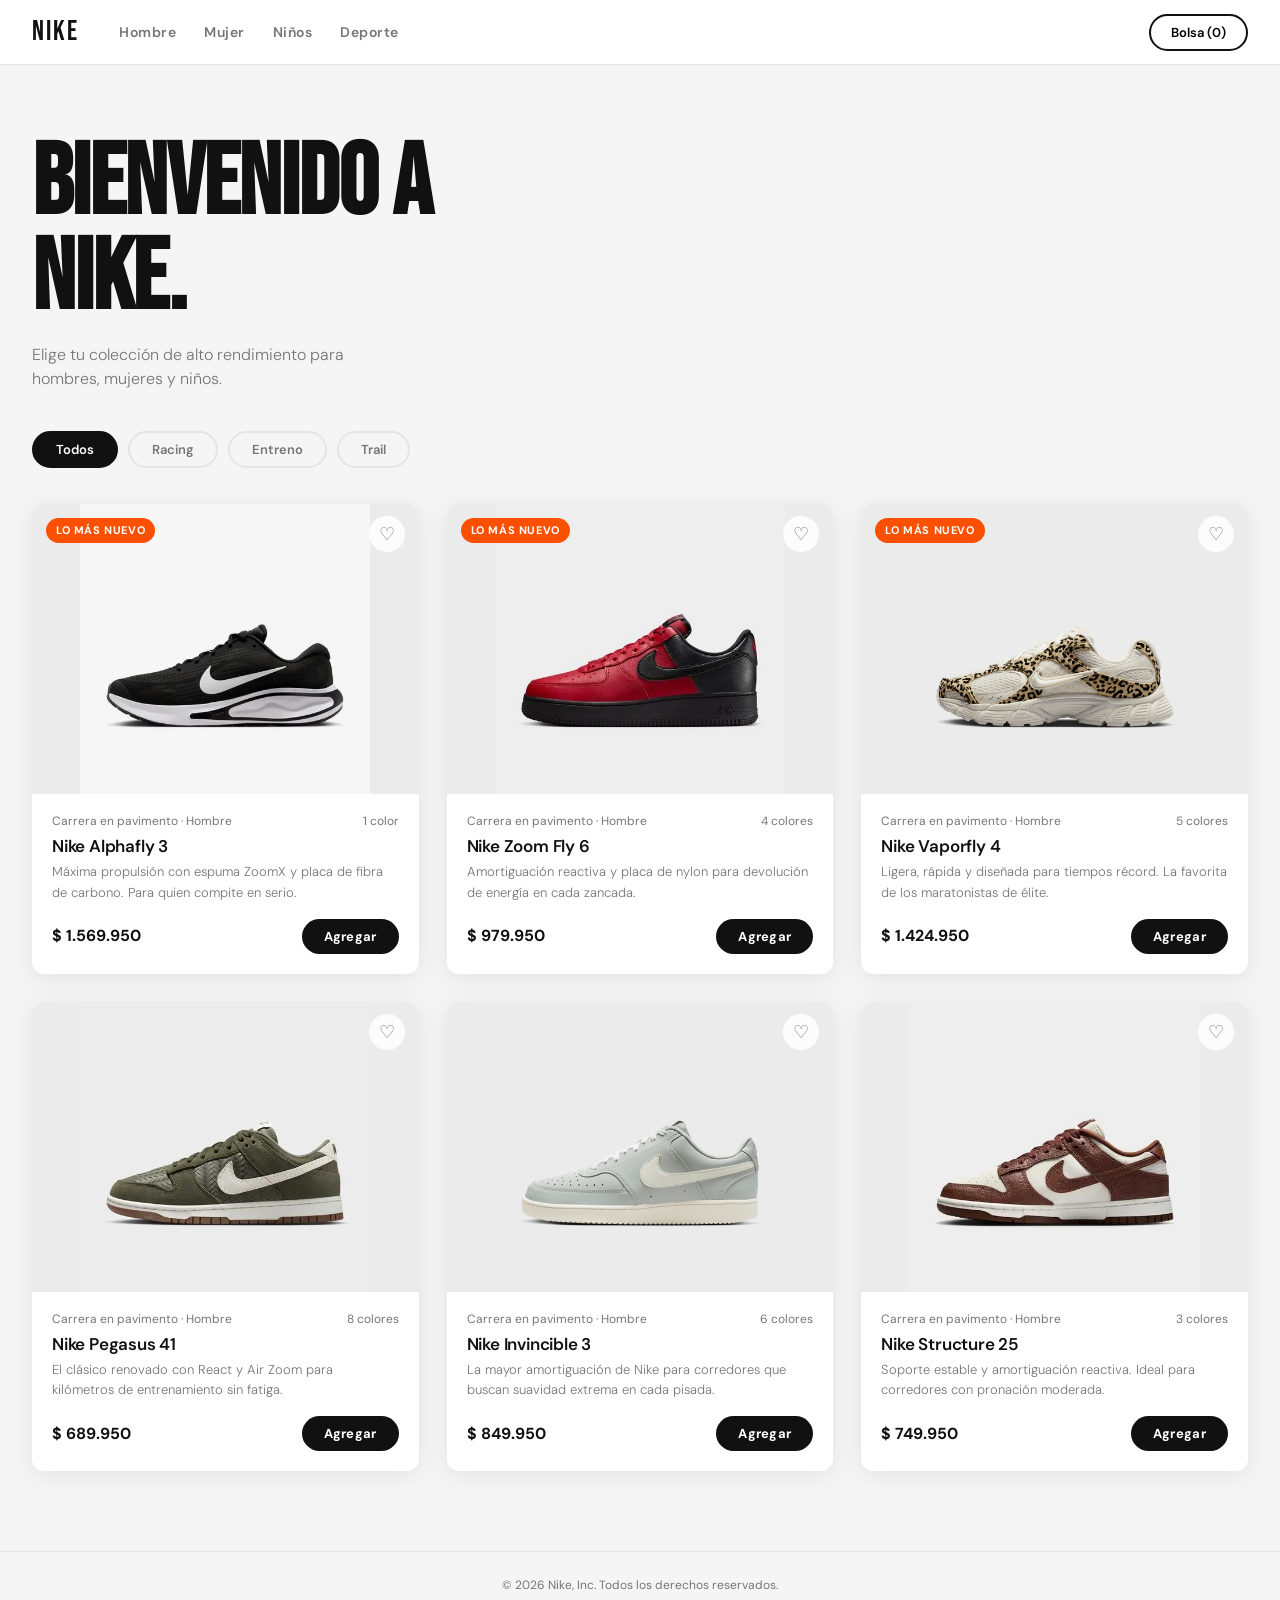
<file: index.html>
<!DOCTYPE html>
<html lang="es">
<head>
  <meta charset="UTF-8" />
  <meta name="viewport" content="width=device-width, initial-scale=1.0"/>
  <title>Nike Running — Catálogo</title>
  <link rel="stylesheet" href="/static/CSS/style.css" />
  <link href="https://fonts.googleapis.com/css2?family=Bebas+Neue&family=DM+Sans:ital,wght@0,300;0,400;0,600;1,300&display=swap" rel="stylesheet"/>
</head>
<body>

  <header class="site-header">
    <div class="header-inner">
      <span class="brand-logo"><a href="index.html">NIKE</a></span>
      <nav class="header-nav">
        <a href="/templates/Hombre.html">Hombre</a>
        <a href="/templates/Mujer.html">Mujer</a>
        <a href="/templates/Niños.html">Niños</a>
        <a href="/templates/Deporte.html">Deporte</a>
      </nav>
      <button class="cart-btn">Bolsa (0)</button>
    </div>
  </header>

  <section class="hero">
    <h1 class="hero-title">Bienvenido a<br/>Nike.</h1>
    <p class="hero-sub">Elige tu colección de alto rendimiento para hombres, mujeres y niños.</p>
  </section>


  <div class="filters">
    <button class="filter-btn active">Todos</button>
    <button class="filter-btn">Racing</button>
    <button class="filter-btn">Entreno</button>
    <button class="filter-btn">Trail</button>
  </div>

 
  <main class="catalog">

    
    <article class="card">
      
      <div class="card-image"
           style="background-image: url(/static/Images/Zapato1.png);">
        <span class="badge-new">Lo más nuevo</span>
        <button class="wishlist-btn" title="Guardar">♡</button>
      </div>
      <div class="card-body">
        <div class="card-meta">
          <span class="card-category">Carrera en pavimento · Hombre</span>
          <span class="card-colors">1 color</span>
        </div>
        <h2 class="card-name">Nike Alphafly 3</h2>
        <p class="card-desc">Máxima propulsión con espuma ZoomX y placa de fibra de carbono. Para quien compite en serio.</p>
        <div class="card-footer">
          <span class="card-price">$ 1.569.950</span>
          <button class="add-btn">Agregar</button>
        </div>
      </div>
    </article>

   
    <article class="card">
      <div class="card-image"
           style="background-image: url('/static/Images/Z2.png');">
        <span class="badge-new">Lo más nuevo</span>
        <button class="wishlist-btn" title="Guardar">♡</button>
      </div>
      <div class="card-body">
        <div class="card-meta">
          <span class="card-category">Carrera en pavimento · Hombre</span>
          <span class="card-colors">4 colores</span>
        </div>
        <h2 class="card-name">Nike Zoom Fly 6</h2>
        <p class="card-desc">Amortiguación reactiva y placa de nylon para devolución de energía en cada zancada.</p>
        <div class="card-footer">
          <span class="card-price">$ 979.950</span>
          <button class="add-btn">Agregar</button>
        </div>
      </div>
    </article>

    
    <article class="card">
      <div class="card-image"
           style="background-image: url('/static/Images/Z3.png');">
        <span class="badge-new">Lo más nuevo</span>
        <button class="wishlist-btn" title="Guardar">♡</button>
      </div>
      <div class="card-body">
        <div class="card-meta">
          <span class="card-category">Carrera en pavimento · Hombre</span>
          <span class="card-colors">5 colores</span>
        </div>
        <h2 class="card-name">Nike Vaporfly 4</h2>
        <p class="card-desc">Ligera, rápida y diseñada para tiempos récord. La favorita de los maratonistas de élite.</p>
        <div class="card-footer">
          <span class="card-price">$ 1.424.950</span>
          <button class="add-btn">Agregar</button>
        </div>
      </div>
    </article>

    
    <article class="card">
      <div class="card-image"
           style="background-image: url(/static/Images/Z4.png);">
        <button class="wishlist-btn" title="Guardar">♡</button>
      </div>
      <div class="card-body">
        <div class="card-meta">
          <span class="card-category">Carrera en pavimento · Hombre</span>
          <span class="card-colors">8 colores</span>
        </div>
        <h2 class="card-name">Nike Pegasus 41</h2>
        <p class="card-desc">El clásico renovado con React y Air Zoom para kilómetros de entrenamiento sin fatiga.</p>
        <div class="card-footer">
          <span class="card-price">$ 689.950</span>
          <button class="add-btn">Agregar</button>
        </div>
      </div>
    </article>

   
    <article class="card">
      <div class="card-image"
           style="background-image: url(/static/Images/Z5.png);">
        <button class="wishlist-btn" title="Guardar">♡</button>
      </div>
      <div class="card-body">
        <div class="card-meta">
          <span class="card-category">Carrera en pavimento · Hombre</span>
          <span class="card-colors">6 colores</span>
        </div>
        <h2 class="card-name">Nike Invincible 3</h2>
        <p class="card-desc">La mayor amortiguación de Nike para corredores que buscan suavidad extrema en cada pisada.</p>
        <div class="card-footer">
          <span class="card-price">$ 849.950</span>
          <button class="add-btn">Agregar</button>
        </div>
      </div>
    </article>

    
    <article class="card">
      <div class="card-image"
           style="background-image: url(/static/Images/Z6.png);">
        <button class="wishlist-btn" title="Guardar">♡</button>
      </div>
      <div class="card-body">
        <div class="card-meta">
          <span class="card-category">Carrera en pavimento · Hombre</span>
          <span class="card-colors">3 colores</span>
        </div>
        <h2 class="card-name">Nike Structure 25</h2>
        <p class="card-desc">Soporte estable y amortiguación reactiva. Ideal para corredores con pronación moderada.</p>
        <div class="card-footer">
          <span class="card-price">$ 749.950</span>
          <button class="add-btn">Agregar</button>
        </div>
      </div>
    </article>

  </main>


  <footer class="site-footer">
    <p>© 2026 Nike, Inc. Todos los derechos reservados.</p>
  </footer>

</body>
</html>
</file>
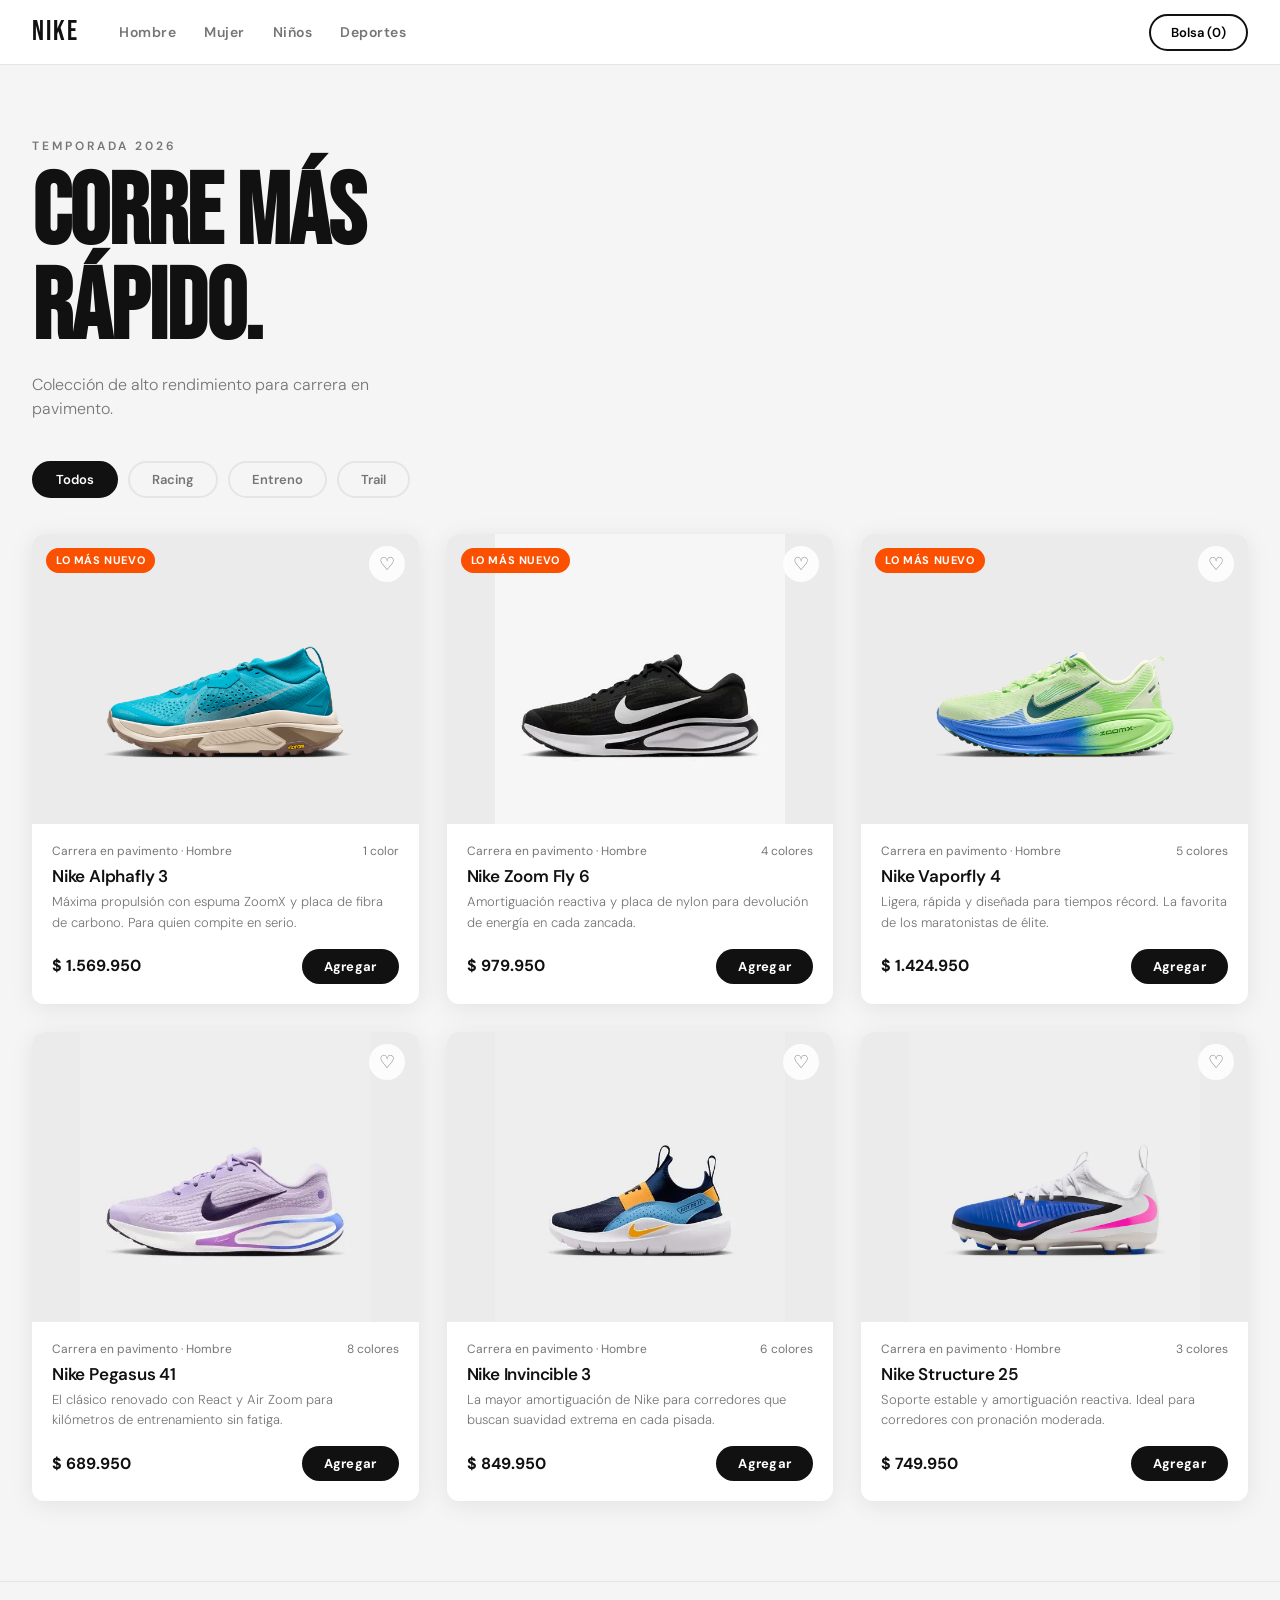
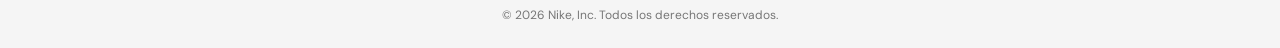
<file: templates/Deporte.html>
<!DOCTYPE html>
<html lang="en">
<head>
    <meta charset="UTF-8">
    <meta name="viewport" content="width=device-width, initial-scale=1.0">
    <link rel="stylesheet" href="../static/CSS/style.css">
    <link rel="stylesheet" href="../static/CSS/catalogo.css">
    <link href="https://fonts.googleapis.com/css2?family=Bebas+Neue&family=DM+Sans:ital,wght@0,300;0,400;0,600;1,300&display=swap" rel="stylesheet"/>
    <title></title>
</head>
<body>

  <header class="site-header">
    <div class="header-inner">
      <span class="brand-logo"><a href="../index.html">NIKE</a></span>
      <nav class="header-nav">
        <a href="/templates/Hombre.html">Hombre</a>
        <a href="/templates/Mujer.html">Mujer</a>
        <a href="/templates/Niños.html">Niños</a>
        <a href="/templates/Deporte.html">Deportes</a>
      </nav>
      <button class="cart-btn">Bolsa (0)</button>
    </div>
  </header>
    
    <main>

        <section class="hero">
    <p class="hero-eyebrow">Temporada 2026</p>
    <h1 class="hero-title">Corre más<br/>rápido.</h1>
    <p class="hero-sub">Colección de alto rendimiento para carrera en pavimento.</p>
  </section>

  
  <div class="filters">
    <button class="filter-btn active">Todos</button>
    <button class="filter-btn">Racing</button>
    <button class="filter-btn">Entreno</button>
    <button class="filter-btn">Trail</button>
  </div>

  
  <main class="catalog">

    
    <article class="card">
      
      <div class="card-image"
           style="background-image: url(/static/Images/Z8.png)">
        <span class="badge-new">Lo más nuevo</span>
        <button class="wishlist-btn" title="Guardar">♡</button>
      </div>
      <div class="card-body">
        <div class="card-meta">
          <span class="card-category">Carrera en pavimento · Hombre</span>
          <span class="card-colors">1 color</span>
        </div>
        <h2 class="card-name">Nike Alphafly 3</h2>
        <p class="card-desc">Máxima propulsión con espuma ZoomX y placa de fibra de carbono. Para quien compite en serio.</p>
        <div class="card-footer">
          <span class="card-price">$ 1.569.950</span>
          <button class="add-btn">Agregar</button>
        </div>
      </div>
    </article>

    
    <article class="card">
      <div class="card-image"
           style="background-image: url(/static/Images/Zapato1.png);">
        <span class="badge-new">Lo más nuevo</span>
        <button class="wishlist-btn" title="Guardar">♡</button>
      </div>
      <div class="card-body">
        <div class="card-meta">
          <span class="card-category">Carrera en pavimento · Hombre</span>
          <span class="card-colors">4 colores</span>
        </div>
        <h2 class="card-name">Nike Zoom Fly 6</h2>
        <p class="card-desc">Amortiguación reactiva y placa de nylon para devolución de energía en cada zancada.</p>
        <div class="card-footer">
          <span class="card-price">$ 979.950</span>
          <button class="add-btn">Agregar</button>
        </div>
      </div>
    </article>

    
    <article class="card">
      <div class="card-image"
           style="background-image: url(/static/Images/Z7.png);">
        <span class="badge-new">Lo más nuevo</span>
        <button class="wishlist-btn" title="Guardar">♡</button>
      </div>
      <div class="card-body">
        <div class="card-meta">
          <span class="card-category">Carrera en pavimento · Hombre</span>
          <span class="card-colors">5 colores</span>
        </div>
        <h2 class="card-name">Nike Vaporfly 4</h2>
        <p class="card-desc">Ligera, rápida y diseñada para tiempos récord. La favorita de los maratonistas de élite.</p>
        <div class="card-footer">
          <span class="card-price">$ 1.424.950</span>
          <button class="add-btn">Agregar</button>
        </div>
      </div>
    </article>

    
    <article class="card">
      <div class="card-image"
           style="background-image: url(/static/Images/Z9.png);">
        <button class="wishlist-btn" title="Guardar">♡</button>
      </div>
      <div class="card-body">
        <div class="card-meta">
          <span class="card-category">Carrera en pavimento · Hombre</span>
          <span class="card-colors">8 colores</span>
        </div>
        <h2 class="card-name">Nike Pegasus 41</h2>
        <p class="card-desc">El clásico renovado con React y Air Zoom para kilómetros de entrenamiento sin fatiga.</p>
        <div class="card-footer">
          <span class="card-price">$ 689.950</span>
          <button class="add-btn">Agregar</button>
        </div>
      </div>
    </article>

    
    <article class="card">
      <div class="card-image"
           style="background-image: url(/static/Images/Z10.png);">
        <button class="wishlist-btn" title="Guardar">♡</button>
      </div>
      <div class="card-body">
        <div class="card-meta">
          <span class="card-category">Carrera en pavimento · Hombre</span>
          <span class="card-colors">6 colores</span>
        </div>
        <h2 class="card-name">Nike Invincible 3</h2>
        <p class="card-desc">La mayor amortiguación de Nike para corredores que buscan suavidad extrema en cada pisada.</p>
        <div class="card-footer">
          <span class="card-price">$ 849.950</span>
          <button class="add-btn">Agregar</button>
        </div>
      </div>
    </article>

    
    <article class="card">
      <div class="card-image"
           style="background-image: url(/static/Images/Z11.png);">
        <button class="wishlist-btn" title="Guardar">♡</button>
      </div>
      <div class="card-body">
        <div class="card-meta">
          <span class="card-category">Carrera en pavimento · Hombre</span>
          <span class="card-colors">3 colores</span>
        </div>
        <h2 class="card-name">Nike Structure 25</h2>
        <p class="card-desc">Soporte estable y amortiguación reactiva. Ideal para corredores con pronación moderada.</p>
        <div class="card-footer">
          <span class="card-price">$ 749.950</span>
          <button class="add-btn">Agregar</button>
        </div>
      </div>
    </article>

  </main>

 
  <footer class="site-footer">
    <p>© 2026 Nike, Inc. Todos los derechos reservados.</p>
  </footer>

</body>
</html>
</file>
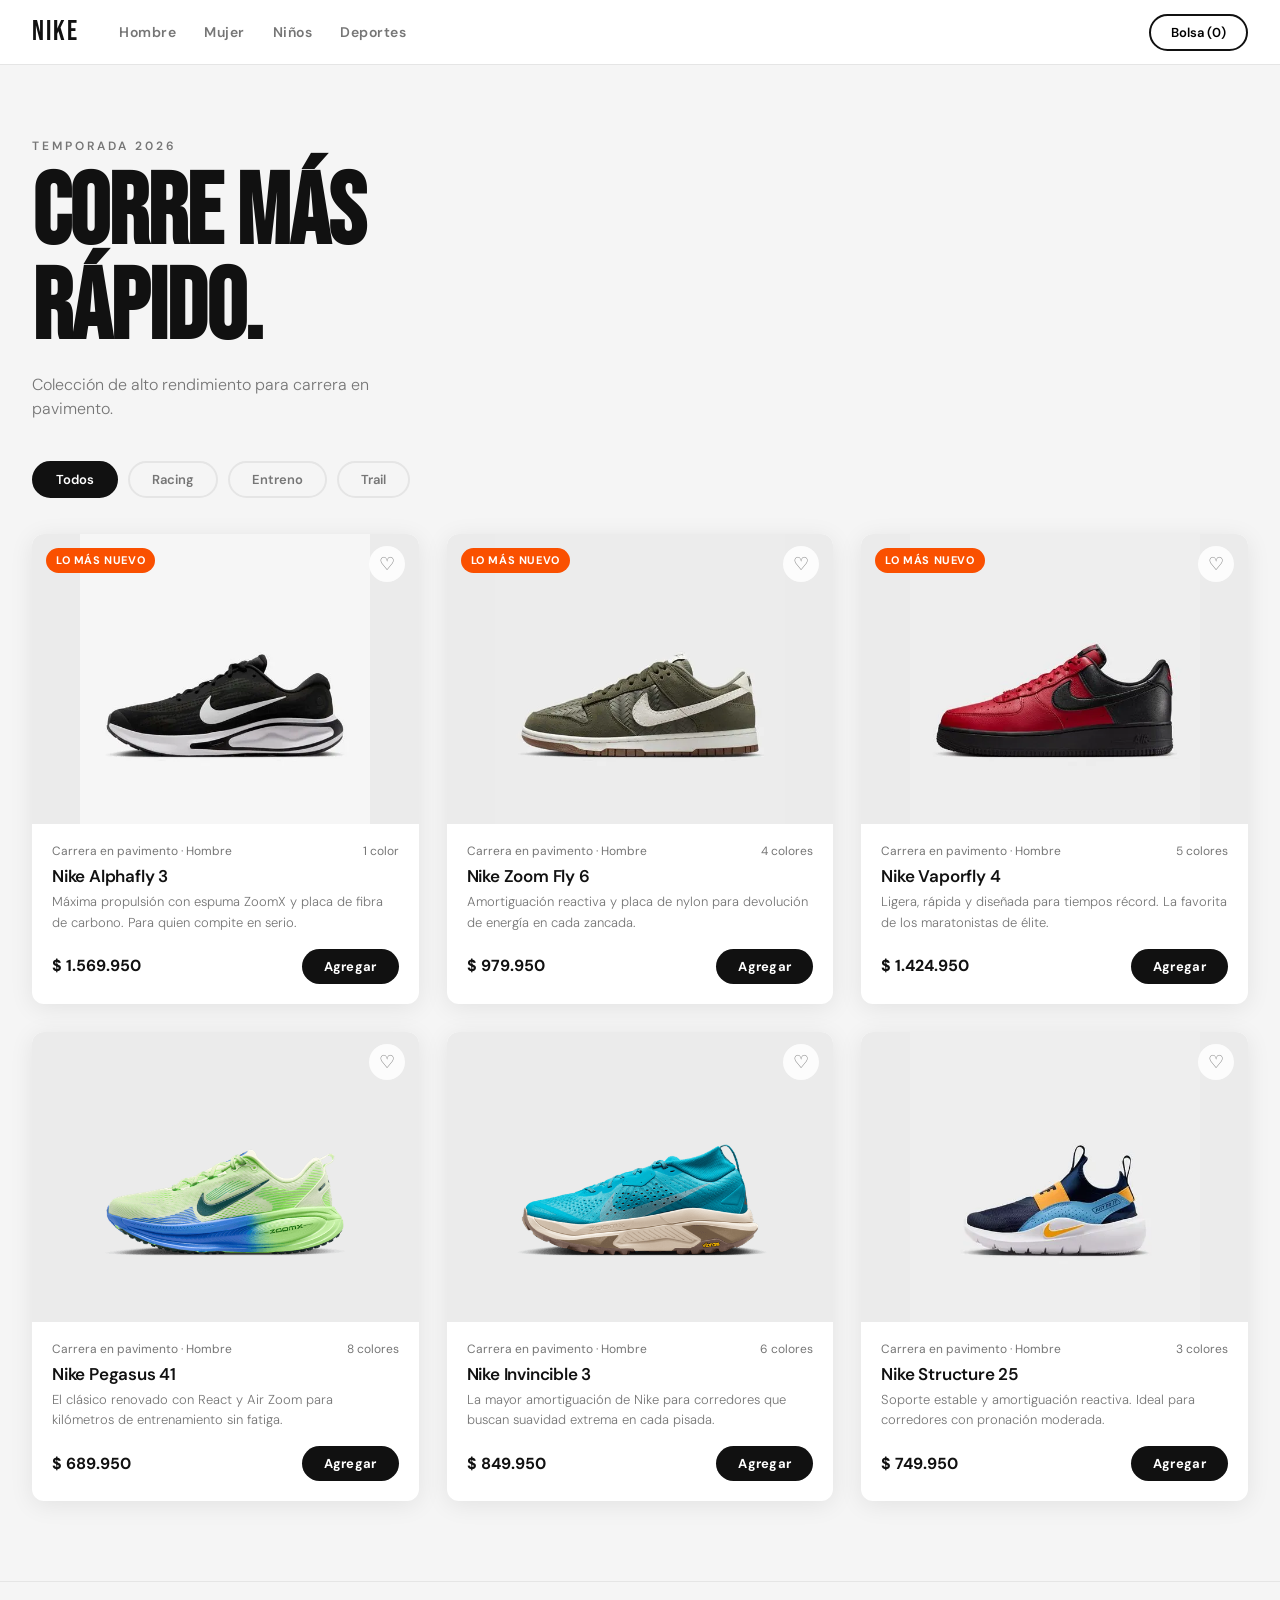
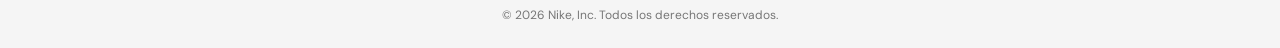
<file: templates/Hombre.html>
<!DOCTYPE html>
<html lang="en">
<head>
    <meta charset="UTF-8">
    <meta name="viewport" content="width=device-width, initial-scale=1.0">
    <link rel="stylesheet" href="../static/CSS/style.css">
    <link rel="stylesheet" href="../static/CSS/catalogo.css">
    <link href="https://fonts.googleapis.com/css2?family=Bebas+Neue&family=DM+Sans:ital,wght@0,300;0,400;0,600;1,300&display=swap" rel="stylesheet"/>
    <title></title>
</head>
<body>

  <header class="site-header">
    <div class="header-inner">
      <span class="brand-logo"><a href="../index.html">NIKE</a></span>
      <nav class="header-nav">
        <a href="Hombre.html">Hombre</a>
        <a href="Mujer.html">Mujer</a>
        <a href="Niños.html">Niños</a>
        <a href="Deporte.html">Deportes</a>
      </nav>
      <button class="cart-btn">Bolsa (0)</button>
    </div>
  </header>
    
    <main>

        <section class="hero">
    <p class="hero-eyebrow">Temporada 2026</p>
    <h1 class="hero-title">Corre más<br/>rápido.</h1>
    <p class="hero-sub">Colección de alto rendimiento para carrera en pavimento.</p>
  </section>


  <div class="filters">
    <button class="filter-btn active">Todos</button>
    <button class="filter-btn">Racing</button>
    <button class="filter-btn">Entreno</button>
    <button class="filter-btn">Trail</button>
  </div>

  <main class="catalog">


    <article class="card">

      <div class="card-image"
           style="background-image: url(/static/Images/Zapato1.png);">
        <span class="badge-new">Lo más nuevo</span>
        <button class="wishlist-btn" title="Guardar">♡</button>
      </div>
      <div class="card-body">
        <div class="card-meta">
          <span class="card-category">Carrera en pavimento · Hombre</span>
          <span class="card-colors">1 color</span>
        </div>
        <h2 class="card-name">Nike Alphafly 3</h2>
        <p class="card-desc">Máxima propulsión con espuma ZoomX y placa de fibra de carbono. Para quien compite en serio.</p>
        <div class="card-footer">
          <span class="card-price">$ 1.569.950</span>
          <button class="add-btn">Agregar</button>
        </div>
      </div>
    </article>

   
    <article class="card">
      <div class="card-image"
           style="background-image: url(/static/Images/Z4.png);">
        <span class="badge-new">Lo más nuevo</span>
        <button class="wishlist-btn" title="Guardar">♡</button>
      </div>
      <div class="card-body">
        <div class="card-meta">
          <span class="card-category">Carrera en pavimento · Hombre</span>
          <span class="card-colors">4 colores</span>
        </div>
        <h2 class="card-name">Nike Zoom Fly 6</h2>
        <p class="card-desc">Amortiguación reactiva y placa de nylon para devolución de energía en cada zancada.</p>
        <div class="card-footer">
          <span class="card-price">$ 979.950</span>
          <button class="add-btn">Agregar</button>
        </div>
      </div>
    </article>

    
    <article class="card">
      <div class="card-image"
           style="background-image: url(/static/Images/Z2.png);">
        <span class="badge-new">Lo más nuevo</span>
        <button class="wishlist-btn" title="Guardar">♡</button>
      </div>
      <div class="card-body">
        <div class="card-meta">
          <span class="card-category">Carrera en pavimento · Hombre</span>
          <span class="card-colors">5 colores</span>
        </div>
        <h2 class="card-name">Nike Vaporfly 4</h2>
        <p class="card-desc">Ligera, rápida y diseñada para tiempos récord. La favorita de los maratonistas de élite.</p>
        <div class="card-footer">
          <span class="card-price">$ 1.424.950</span>
          <button class="add-btn">Agregar</button>
        </div>
      </div>
    </article>

    
    <article class="card">
      <div class="card-image"
           style="background-image: url(/static/Images/Z7.png);">
        <button class="wishlist-btn" title="Guardar">♡</button>
      </div>
      <div class="card-body">
        <div class="card-meta">
          <span class="card-category">Carrera en pavimento · Hombre</span>
          <span class="card-colors">8 colores</span>
        </div>
        <h2 class="card-name">Nike Pegasus 41</h2>
        <p class="card-desc">El clásico renovado con React y Air Zoom para kilómetros de entrenamiento sin fatiga.</p>
        <div class="card-footer">
          <span class="card-price">$ 689.950</span>
          <button class="add-btn">Agregar</button>
        </div>
      </div>
    </article>

   
    <article class="card">
      <div class="card-image"
           style="background-image: url(/static/Images/Z8.png);">
        <button class="wishlist-btn" title="Guardar">♡</button>
      </div>
      <div class="card-body">
        <div class="card-meta">
          <span class="card-category">Carrera en pavimento · Hombre</span>
          <span class="card-colors">6 colores</span>
        </div>
        <h2 class="card-name">Nike Invincible 3</h2>
        <p class="card-desc">La mayor amortiguación de Nike para corredores que buscan suavidad extrema en cada pisada.</p>
        <div class="card-footer">
          <span class="card-price">$ 849.950</span>
          <button class="add-btn">Agregar</button>
        </div>
      </div>
    </article>

  
    <article class="card">
      <div class="card-image"
           style="background-image: url(/static/Images/Z10.png);">
        <button class="wishlist-btn" title="Guardar">♡</button>
      </div>
      <div class="card-body">
        <div class="card-meta">
          <span class="card-category">Carrera en pavimento · Hombre</span>
          <span class="card-colors">3 colores</span>
        </div>
        <h2 class="card-name">Nike Structure 25</h2>
        <p class="card-desc">Soporte estable y amortiguación reactiva. Ideal para corredores con pronación moderada.</p>
        <div class="card-footer">
          <span class="card-price">$ 749.950</span>
          <button class="add-btn">Agregar</button>
        </div>
      </div>
    </article>

  </main>


  <footer class="site-footer">
    <p>© 2026 Nike, Inc. Todos los derechos reservados.</p>
  </footer>

</body>
</html>
</file>
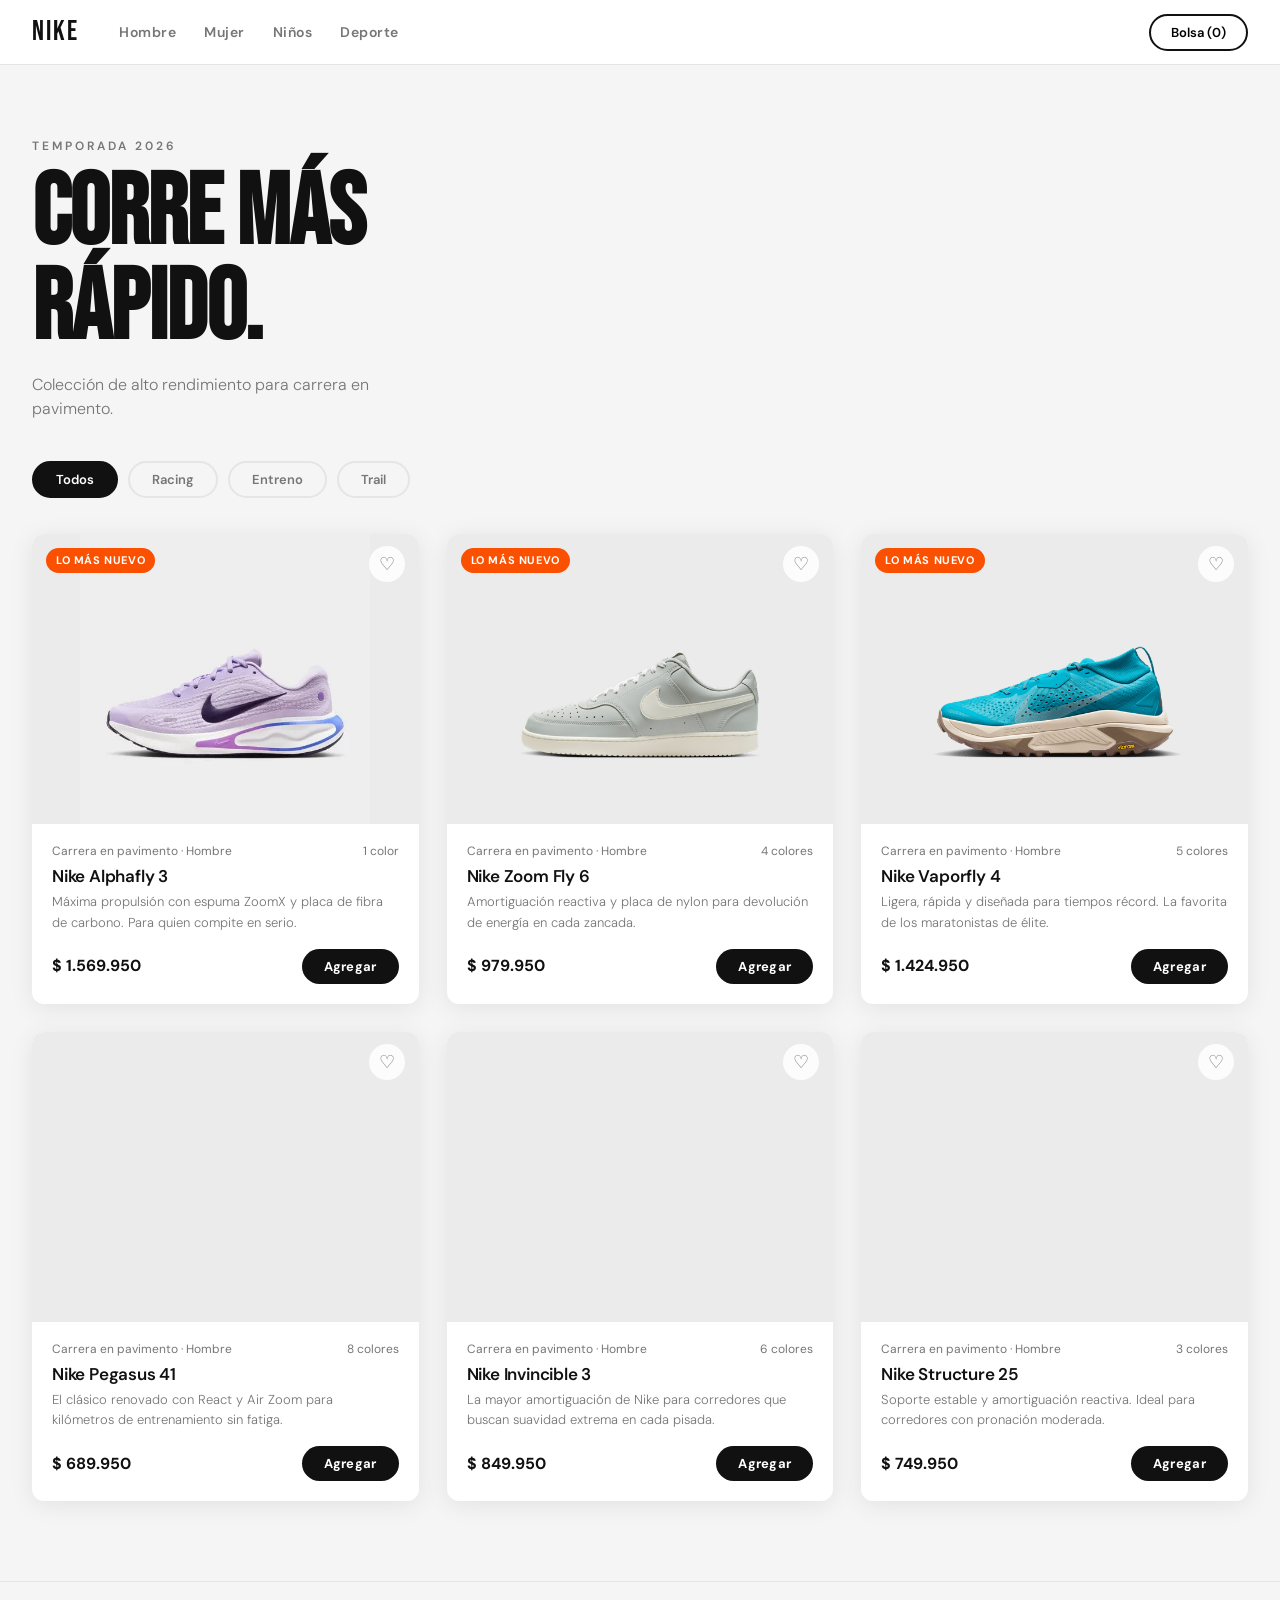
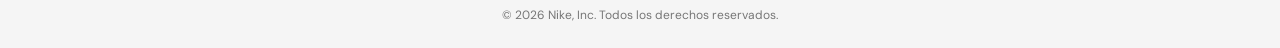
<file: templates/Mujer.html>
<!DOCTYPE html>
<html lang="en">
<head>
    <meta charset="UTF-8">
    <meta name="viewport" content="width=device-width, initial-scale=1.0">
    <link rel="stylesheet" href="../static/CSS/style.css">
    <link rel="stylesheet" href="../static/CSS/catalogo.css">
    <link href="https://fonts.googleapis.com/css2?family=Bebas+Neue&family=DM+Sans:ital,wght@0,300;0,400;0,600;1,300&display=swap" rel="stylesheet"/>
    <title></title>
</head>
<body>

  <header class="site-header">
    <div class="header-inner">
      <span class="brand-logo"><a href="../index.html">NIKE</a></span>
      <nav class="header-nav">
        <a href="Hombre.html">Hombre</a>
        <a href="Mujer.html">Mujer</a>
        <a href="Niños.html">Niños</a>
        <a href="Deporte.html">Deporte</a>
      </nav>
      <button class="cart-btn">Bolsa (0)</button>
    </div>
  </header>
    
    <main>

    <section class="hero">
    <p class="hero-eyebrow">Temporada 2026</p>
    <h1 class="hero-title">Corre más<br/>rápido.</h1>
    <p class="hero-sub">Colección de alto rendimiento para carrera en pavimento.</p>
  </section>


  <div class="filters">
    <button class="filter-btn active">Todos</button>
    <button class="filter-btn">Racing</button>
    <button class="filter-btn">Entreno</button>
    <button class="filter-btn">Trail</button>
  </div>


  <main class="catalog">


    <article class="card">
    
      <div class="card-image"
           style="background-image: url(/static/Images/Z9.png);">
        <span class="badge-new">Lo más nuevo</span>
        <button class="wishlist-btn" title="Guardar">♡</button>
      </div>
      <div class="card-body">
        <div class="card-meta">
          <span class="card-category">Carrera en pavimento · Hombre</span>
          <span class="card-colors">1 color</span>
        </div>
        <h2 class="card-name">Nike Alphafly 3</h2>
        <p class="card-desc">Máxima propulsión con espuma ZoomX y placa de fibra de carbono. Para quien compite en serio.</p>
        <div class="card-footer">
          <span class="card-price">$ 1.569.950</span>
          <button class="add-btn">Agregar</button>
        </div>
      </div>
    </article>


    <article class="card">
      <div class="card-image"
           style="background-image: url(/static/Images/Z5.png);">
        <span class="badge-new">Lo más nuevo</span>
        <button class="wishlist-btn" title="Guardar">♡</button>
      </div>
      <div class="card-body">
        <div class="card-meta">
          <span class="card-category">Carrera en pavimento · Hombre</span>
          <span class="card-colors">4 colores</span>
        </div>
        <h2 class="card-name">Nike Zoom Fly 6</h2>
        <p class="card-desc">Amortiguación reactiva y placa de nylon para devolución de energía en cada zancada.</p>
        <div class="card-footer">
          <span class="card-price">$ 979.950</span>
          <button class="add-btn">Agregar</button>
        </div>
      </div>
    </article>

    
    <article class="card">
      <div class="card-image"
           style="background-image: url(/static/Images/Z8.png);">
        <span class="badge-new">Lo más nuevo</span>
        <button class="wishlist-btn" title="Guardar">♡</button>
      </div>
      <div class="card-body">
        <div class="card-meta">
          <span class="card-category">Carrera en pavimento · Hombre</span>
          <span class="card-colors">5 colores</span>
        </div>
        <h2 class="card-name">Nike Vaporfly 4</h2>
        <p class="card-desc">Ligera, rápida y diseñada para tiempos récord. La favorita de los maratonistas de élite.</p>
        <div class="card-footer">
          <span class="card-price">$ 1.424.950</span>
          <button class="add-btn">Agregar</button>
        </div>
      </div>
    </article>

    
    <article class="card">
      <div class="card-image"
           style="background-image: url('https://static.nike.com/a/images/t_PDP_1728_v1/f_auto,q_auto:eco/f64e4d0d-1e30-4bc4-af78-43dba5e8c2b1/pegasus-41-zapatillas-de-running-de-carretera-cVFVTq.png');">
        <button class="wishlist-btn" title="Guardar">♡</button>
      </div>
      <div class="card-body">
        <div class="card-meta">
          <span class="card-category">Carrera en pavimento · Hombre</span>
          <span class="card-colors">8 colores</span>
        </div>
        <h2 class="card-name">Nike Pegasus 41</h2>
        <p class="card-desc">El clásico renovado con React y Air Zoom para kilómetros de entrenamiento sin fatiga.</p>
        <div class="card-footer">
          <span class="card-price">$ 689.950</span>
          <button class="add-btn">Agregar</button>
        </div>
      </div>
    </article>

    
    <article class="card">
      <div class="card-image"
           style="background-image: url('https://static.nike.com/a/images/t_PDP_1728_v1/f_auto,q_auto:eco/672e2ea3-3823-489e-a97e-b1a52d3b2932/invincible-3-zapatillas-de-running-de-carretera-QqlnTw.png');">
        <button class="wishlist-btn" title="Guardar">♡</button>
      </div>
      <div class="card-body">
        <div class="card-meta">
          <span class="card-category">Carrera en pavimento · Hombre</span>
          <span class="card-colors">6 colores</span>
        </div>
        <h2 class="card-name">Nike Invincible 3</h2>
        <p class="card-desc">La mayor amortiguación de Nike para corredores que buscan suavidad extrema en cada pisada.</p>
        <div class="card-footer">
          <span class="card-price">$ 849.950</span>
          <button class="add-btn">Agregar</button>
        </div>
      </div>
    </article>

    
    <article class="card">
      <div class="card-image"
           style="background-image: url('https://static.nike.com/a/images/t_PDP_1728_v1/f_auto,q_auto:eco/c4e6949d-9bb6-43f7-9e7b-9f7a39e25e29/structure-25-zapatillas-de-running-de-carretera-1BNtrS.png');">
        <button class="wishlist-btn" title="Guardar">♡</button>
      </div>
      <div class="card-body">
        <div class="card-meta">
          <span class="card-category">Carrera en pavimento · Hombre</span>
          <span class="card-colors">3 colores</span>
        </div>
        <h2 class="card-name">Nike Structure 25</h2>
        <p class="card-desc">Soporte estable y amortiguación reactiva. Ideal para corredores con pronación moderada.</p>
        <div class="card-footer">
          <span class="card-price">$ 749.950</span>
          <button class="add-btn">Agregar</button>
        </div>
      </div>
    </article>

  </main>

  
  <footer class="site-footer">
    <p>© 2026 Nike, Inc. Todos los derechos reservados.</p>
  </footer>

</body>
</html>
</file>
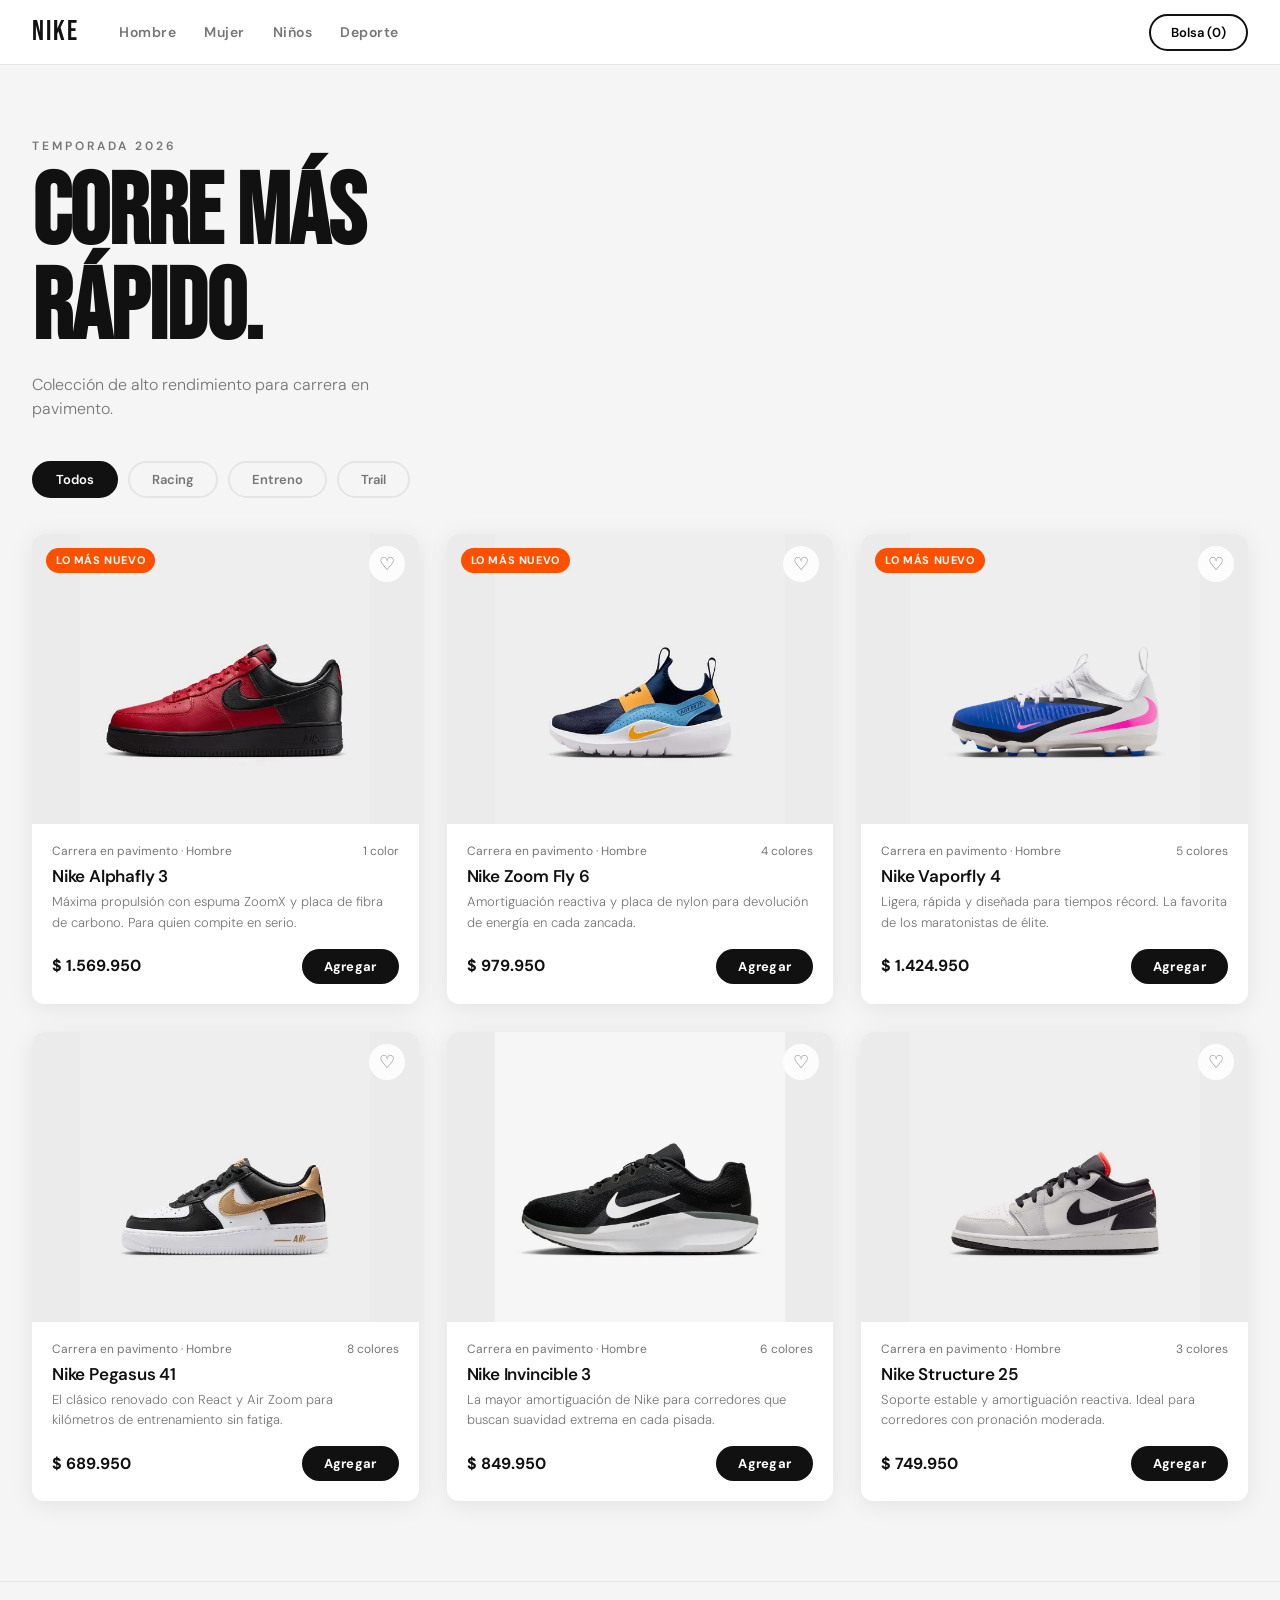
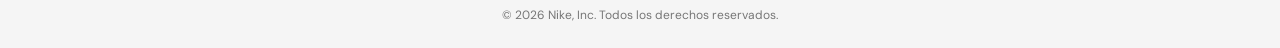
<file: templates/Niños.html>
<!DOCTYPE html>
<html lang="en">
<head>
    <meta charset="UTF-8">
    <meta name="viewport" content="width=device-width, initial-scale=1.0">
    <link rel="stylesheet" href="../static/CSS/style.css">
    <link rel="stylesheet" href="../static/CSS/catalogo.css">
    <link href="https://fonts.googleapis.com/css2?family=Bebas+Neue&family=DM+Sans:ital,wght@0,300;0,400;0,600;1,300&display=swap" rel="stylesheet"/>
    <title></title>
</head>
<body>

  <header class="site-header">
    <div class="header-inner">
      <span class="brand-logo"><a href="../index.html">NIKE</a></span>
      <nav class="header-nav">
        <a href="Hombre.html">Hombre</a>
        <a href="Mujer.html">Mujer</a>
        <a href="Niños.html">Niños</a>
        <a href="Deporte.html">Deporte</a>
      </nav>
      <button class="cart-btn">Bolsa (0)</button>
    </div>
  </header>
    
    <main>


    <section class="hero">
    <p class="hero-eyebrow">Temporada 2026</p>
    <h1 class="hero-title">Corre más<br/>rápido.</h1>
    <p class="hero-sub">Colección de alto rendimiento para carrera en pavimento.</p>
  </section>


  <div class="filters">
    <button class="filter-btn active">Todos</button>
    <button class="filter-btn">Racing</button>
    <button class="filter-btn">Entreno</button>
    <button class="filter-btn">Trail</button>
  </div>


  <main class="catalog">

    <article class="card">
     
      <div class="card-image"
           style="background-image: url(/static/Images/Z2.png);">
        <span class="badge-new">Lo más nuevo</span>
        <button class="wishlist-btn" title="Guardar">♡</button>
      </div>
      <div class="card-body">
        <div class="card-meta">
          <span class="card-category">Carrera en pavimento · Hombre</span>
          <span class="card-colors">1 color</span>
        </div>
        <h2 class="card-name">Nike Alphafly 3</h2>
        <p class="card-desc">Máxima propulsión con espuma ZoomX y placa de fibra de carbono. Para quien compite en serio.</p>
        <div class="card-footer">
          <span class="card-price">$ 1.569.950</span>
          <button class="add-btn">Agregar</button>
        </div>
      </div>
    </article>

    
    <article class="card">
      <div class="card-image"
           style="background-image: url(/static/Images/Z10.png);">
        <span class="badge-new">Lo más nuevo</span>
        <button class="wishlist-btn" title="Guardar">♡</button>
      </div>
      <div class="card-body">
        <div class="card-meta">
          <span class="card-category">Carrera en pavimento · Hombre</span>
          <span class="card-colors">4 colores</span>
        </div>
        <h2 class="card-name">Nike Zoom Fly 6</h2>
        <p class="card-desc">Amortiguación reactiva y placa de nylon para devolución de energía en cada zancada.</p>
        <div class="card-footer">
          <span class="card-price">$ 979.950</span>
          <button class="add-btn">Agregar</button>
        </div>
      </div>
    </article>

    
    <article class="card">
      <div class="card-image"
           style="background-image: url(/static/Images/Z11.png);">
        <span class="badge-new">Lo más nuevo</span>
        <button class="wishlist-btn" title="Guardar">♡</button>
      </div>
      <div class="card-body">
        <div class="card-meta">
          <span class="card-category">Carrera en pavimento · Hombre</span>
          <span class="card-colors">5 colores</span>
        </div>
        <h2 class="card-name">Nike Vaporfly 4</h2>
        <p class="card-desc">Ligera, rápida y diseñada para tiempos récord. La favorita de los maratonistas de élite.</p>
        <div class="card-footer">
          <span class="card-price">$ 1.424.950</span>
          <button class="add-btn">Agregar</button>
        </div>
      </div>
    </article>

    
    <article class="card">
      <div class="card-image"
           style="background-image: url(/static/Images/Z14.png);">
        <button class="wishlist-btn" title="Guardar">♡</button>
      </div>
      <div class="card-body">
        <div class="card-meta">
          <span class="card-category">Carrera en pavimento · Hombre</span>
          <span class="card-colors">8 colores</span>
        </div>
        <h2 class="card-name">Nike Pegasus 41</h2>
        <p class="card-desc">El clásico renovado con React y Air Zoom para kilómetros de entrenamiento sin fatiga.</p>
        <div class="card-footer">
          <span class="card-price">$ 689.950</span>
          <button class="add-btn">Agregar</button>
        </div>
      </div>
    </article>

    
    <article class="card">
      <div class="card-image"
           style="background-image: url(/static/Images/Z13.png);">
        <button class="wishlist-btn" title="Guardar">♡</button>
      </div>
      <div class="card-body">
        <div class="card-meta">
          <span class="card-category">Carrera en pavimento · Hombre</span>
          <span class="card-colors">6 colores</span>
        </div>
        <h2 class="card-name">Nike Invincible 3</h2>
        <p class="card-desc">La mayor amortiguación de Nike para corredores que buscan suavidad extrema en cada pisada.</p>
        <div class="card-footer">
          <span class="card-price">$ 849.950</span>
          <button class="add-btn">Agregar</button>
        </div>
      </div>
    </article>

   
    <article class="card">
      <div class="card-image"
           style="background-image: url(/static/Images/Z12.png);">
        <button class="wishlist-btn" title="Guardar">♡</button>
      </div>
      <div class="card-body">
        <div class="card-meta">
          <span class="card-category">Carrera en pavimento · Hombre</span>
          <span class="card-colors">3 colores</span>
        </div>
        <h2 class="card-name">Nike Structure 25</h2>
        <p class="card-desc">Soporte estable y amortiguación reactiva. Ideal para corredores con pronación moderada.</p>
        <div class="card-footer">
          <span class="card-price">$ 749.950</span>
          <button class="add-btn">Agregar</button>
        </div>
      </div>
    </article>

  </main>


  <footer class="site-footer">
    <p>© 2026 Nike, Inc. Todos los derechos reservados.</p>
  </footer>

</body>
</html>
</file>
<file: static/CSS/style.css>
:root {
  --color-bg:        #f5f5f5;
  --color-white:     #ffffff;
  --color-black:     #111111;
  --color-gray-mid:  #767676;
  --color-gray-lt:   #e5e5e5;
  --color-accent:    #fa5000;
  --color-badge:     #fa5000;

  --font-display:    'Bebas Neue', sans-serif;
  --font-body:       'DM Sans', sans-serif;

  --radius-card:     12px;
  --shadow-card:     0 4px 24px rgba(0,0,0,.08);
  --transition:      .25s ease;
}

*, *::before, *::after {
  box-sizing: border-box;
  margin: 0;
  padding: 0;
}

html { scroll-behavior: smooth; }

body {
  background: var(--color-bg);
  color: var(--color-black);
  font-family: var(--font-body);
  font-size: 15px;
  line-height: 1.5;
  -webkit-font-smoothing: antialiased;
}

a {
  color: inherit;
  text-decoration: none;
}

button {
  cursor: pointer;
  font-family: var(--font-body);
  border: none;
  background: none;
}



.site-header {
  position: sticky;
  top: 0;
  z-index: 100;
  background: var(--color-white);
  border-bottom: 1px solid var(--color-gray-lt);
}

.header-inner {
  max-width: 1280px;
  margin: 0 auto;
  padding: 0 32px;
  height: 64px;
  display: flex;
  align-items: center;
  gap: 40px;
}


.brand-logo {
  font-family: var(--font-display);
  font-size: 28px;
  letter-spacing: 2px;
  color: var(--color-black);
  flex-shrink: 0;
}


.header-nav {
  display: flex;
  gap: 28px;
  flex: 1;
}

.header-nav a {
  font-size: 14px;
  font-weight: 600;
  letter-spacing: .5px;
  color: var(--color-gray-mid);
  transition: color var(--transition);
}

.header-nav a:hover {
  color: var(--color-black);
}

/* Botón bolsa */
.cart-btn {
  font-size: 13px;
  font-weight: 600;
  padding: 8px 20px;
  border: 2px solid var(--color-black);
  border-radius: 100px;
  transition: background var(--transition), color var(--transition);
}

.cart-btn:hover {
  background: var(--color-black);
  color: var(--color-white);
}



.hero {
  max-width: 1280px;
  margin: 0 auto;
  padding: 72px 32px 40px;
}

.hero-eyebrow {
  font-size: 12px;
  font-weight: 600;
  letter-spacing: 3px;
  text-transform: uppercase;
  color: var(--color-gray-mid);
  margin-bottom: 12px;
}

.hero-title {
  font-family: var(--font-display);
  font-size: clamp(56px, 8vw, 100px);
  line-height: .95;
  letter-spacing: -1px;
  text-transform: uppercase;
  margin-bottom: 16px;
}

.hero-sub {
  font-size: 16px;
  font-weight: 300;
  color: var(--color-gray-mid);
  max-width: 380px;
}



.filters {
  max-width: 1280px;
  margin: 0 auto;
  padding: 0 32px 36px;
  display: flex;
  gap: 10px;
  flex-wrap: wrap;
}

.filter-btn {
  padding: 8px 22px;
  border-radius: 100px;
  font-size: 13px;
  font-weight: 600;
  border: 2px solid var(--color-gray-lt);
  background: transparent;
  color: var(--color-gray-mid);
  transition: border-color var(--transition), color var(--transition), background var(--transition);
}

.filter-btn:hover {
  border-color: var(--color-black);
  color: var(--color-black);
}


.filter-btn.active {
  border-color: var(--color-black);
  background: var(--color-black);
  color: var(--color-white);
}



.catalog {
  max-width: 1280px;
  margin: 0 auto;
  padding: 0 32px 80px;

  display: grid;
  grid-template-columns: repeat(3, 1fr);
  gap: 28px;
}


.card {
  background: var(--color-white);
  border-radius: var(--radius-card);
  overflow: hidden;
  box-shadow: var(--shadow-card);
  display: flex;
  flex-direction: column;
  transition: transform var(--transition), box-shadow var(--transition);
}

.card:hover {
  transform: translateY(-6px);
  box-shadow: 0 12px 40px rgba(0,0,0,.13);
}

.card-image {

  position: relative;
  width: 100%;
  padding-top: 75%;         
  background-color: #ebebeb;  
  background-size: contain;   
  background-repeat: no-repeat;
  background-position: center center;
}

.badge-new {
  position: absolute;
  top: 14px;
  left: 14px;
  background: var(--color-badge);
  color: var(--color-white);
  font-size: 11px;
  font-weight: 700;
  letter-spacing: .6px;
  text-transform: uppercase;
  padding: 4px 10px;
  border-radius: 100px;
}


.wishlist-btn {
  position: absolute;
  top: 12px;
  right: 14px;
  width: 36px;
  height: 36px;
  border-radius: 50%;
  background: rgba(255,255,255,.85);
  backdrop-filter: blur(4px);
  font-size: 18px;
  display: flex;
  align-items: center;
  justify-content: center;
  color: var(--color-gray-mid);
  transition: color var(--transition), background var(--transition);
}

.wishlist-btn:hover {
  color: var(--color-accent);
  background: var(--color-white);
}


.card-body {
  padding: 18px 20px 20px;
  display: flex;
  flex-direction: column;
  flex: 1;
  gap: 6px;
}


.card-meta {
  display: flex;
  justify-content: space-between;
  align-items: center;
}

.card-category {
  font-size: 12px;
  color: var(--color-gray-mid);
  font-weight: 400;
}

.card-colors {
  font-size: 12px;
  color: var(--color-gray-mid);
}


.card-name {
  font-size: 17px;
  font-weight: 600;
  letter-spacing: -.2px;
  color: var(--color-black);
  line-height: 1.2;
}


.card-desc {
  font-size: 13px;
  font-weight: 300;
  color: var(--color-gray-mid);
  line-height: 1.55;
  flex: 1;
}


.card-footer {
  display: flex;
  justify-content: space-between;
  align-items: center;
  margin-top: 10px;
}


.card-price {
  font-size: 16px;
  font-weight: 700;
  color: var(--color-black);
}


.add-btn {
  font-size: 13px;
  font-weight: 700;
  padding: 9px 22px;
  border-radius: 100px;
  background: var(--color-black);
  color: var(--color-white);
  letter-spacing: .3px;
  transition: background var(--transition), color var(--transition);
}

.add-btn:hover {
  background: var(--color-accent);
  color: var(--color-white);
}



.site-footer {
  border-top: 1px solid var(--color-gray-lt);
  padding: 24px 32px;
  text-align: center;
  font-size: 12px;
  color: var(--color-gray-mid);
}



@keyframes fadeUp {
  from {
    opacity: 0;
    transform: translateY(20px);
  }
  to {
    opacity: 1;
    transform: translateY(0);
  }
}


.card {
  animation: fadeUp .45s ease both;
}

.card:nth-child(1) { animation-delay: .05s; }
.card:nth-child(2) { animation-delay: .12s; }
.card:nth-child(3) { animation-delay: .19s; }
.card:nth-child(4) { animation-delay: .26s; }
.card:nth-child(5) { animation-delay: .33s; }
.card:nth-child(6) { animation-delay: .40s; }



@media (max-width: 960px) {
  .catalog {
    grid-template-columns: repeat(2, 1fr);
    gap: 20px;
  }

  .hero-title {
    font-size: 64px;
  }
}


@media (max-width: 640px) {
  .header-inner {
    padding: 0 16px;
    gap: 16px;
  }

  .header-nav {
    display: none;           
  }

  .hero,
  .filters {
    padding-left: 16px;
    padding-right: 16px;
  }

  .catalog {
    padding: 0 16px 60px;
    grid-template-columns: repeat(2, 1fr);
    gap: 14px;
  }

  .card-body {
    padding: 12px 14px 14px;
  }

  .add-btn {
    padding: 8px 14px;
    font-size: 12px;
  }
}

/* Móvil chico: 1 columna */
@media (max-width: 400px) {
  .catalog {
    grid-template-columns: 1fr;
  }
}
</file>
<file: static/CSS/catalogo.css>
:root {
  --color-bg:        #f5f5f5;
  --color-white:     #ffffff;
  --color-black:     #111111;
  --color-gray-mid:  #767676;
  --color-gray-lt:   #e5e5e5;
  --color-accent:    #fa5000;   
  --color-badge:     #fa5000;

  --font-display:    'Bebas Neue', sans-serif;
  --font-body:       'DM Sans', sans-serif;

  --radius-card:     12px;
  --shadow-card:     0 4px 24px rgba(0,0,0,.08);
  --transition:      .25s ease;
}

*, *::before, *::after {
  box-sizing: border-box;
  margin: 0;
  padding: 0;
}

html { scroll-behavior: smooth; }

body {
  background: var(--color-bg);
  color: var(--color-black);
  font-family: var(--font-body);
  font-size: 15px;
  line-height: 1.5;
  -webkit-font-smoothing: antialiased;
}

a {
  color: inherit;
  text-decoration: none;
}

button {
  cursor: pointer;
  font-family: var(--font-body);
  border: none;
  background: none;
}


.site-header {
  position: sticky;
  top: 0;
  z-index: 100;
  background: var(--color-white);
  border-bottom: 1px solid var(--color-gray-lt);
}

.header-inner {
  max-width: 1280px;
  margin: 0 auto;
  padding: 0 32px;
  height: 64px;
  display: flex;
  align-items: center;
  gap: 40px;
}


.brand-logo {
  font-family: var(--font-display);
  font-size: 28px;
  letter-spacing: 2px;
  color: var(--color-black);
  flex-shrink: 0;
}


.header-nav {
  display: flex;
  gap: 28px;
  flex: 1;
}

.header-nav a {
  font-size: 14px;
  font-weight: 600;
  letter-spacing: .5px;
  color: var(--color-gray-mid);
  transition: color var(--transition);
}

.header-nav a:hover {
  color: var(--color-black);
}


.cart-btn {
  font-size: 13px;
  font-weight: 600;
  padding: 8px 20px;
  border: 2px solid var(--color-black);
  border-radius: 100px;
  transition: background var(--transition), color var(--transition);
}

.cart-btn:hover {
  background: var(--color-black);
  color: var(--color-white);
}



.hero {
  max-width: 1280px;
  margin: 0 auto;
  padding: 72px 32px 40px;
}

.hero-eyebrow {
  font-size: 12px;
  font-weight: 600;
  letter-spacing: 3px;
  text-transform: uppercase;
  color: var(--color-gray-mid);
  margin-bottom: 12px;
}

.hero-title {
  font-family: var(--font-display);
  font-size: clamp(56px, 8vw, 100px);
  line-height: .95;
  letter-spacing: -1px;
  text-transform: uppercase;
  margin-bottom: 16px;
}

.hero-sub {
  font-size: 16px;
  font-weight: 300;
  color: var(--color-gray-mid);
  max-width: 380px;
}



.filters {
  max-width: 1280px;
  margin: 0 auto;
  padding: 0 32px 36px;
  display: flex;
  gap: 10px;
  flex-wrap: wrap;
}

.filter-btn {
  padding: 8px 22px;
  border-radius: 100px;
  font-size: 13px;
  font-weight: 600;
  border: 2px solid var(--color-gray-lt);
  background: transparent;
  color: var(--color-gray-mid);
  transition: border-color var(--transition), color var(--transition), background var(--transition);
}

.filter-btn:hover {
  border-color: var(--color-black);
  color: var(--color-black);
}

/* Estado activo */
.filter-btn.active {
  border-color: var(--color-black);
  background: var(--color-black);
  color: var(--color-white);
}



.catalog {
  max-width: 1280px;
  margin: 0 auto;
  padding: 0 32px 80px;

  display: grid;

  grid-template-columns: repeat(3, 1fr);
  gap: 28px;
}



.card {
  background: var(--color-white);
  border-radius: var(--radius-card);
  overflow: hidden;
  box-shadow: var(--shadow-card);
  display: flex;
  flex-direction: column;
  transition: transform var(--transition), box-shadow var(--transition);
}

.card:hover {
  transform: translateY(-6px);
  box-shadow: 0 12px 40px rgba(0,0,0,.13);
}


.card-image {

  position: relative;
  width: 100%;
  padding-top: 75%;       
  background-color: #ebebeb;  
  background-size: contain;   
  background-repeat: no-repeat;
  background-position: center center;
}


.badge-new {
  position: absolute;
  top: 14px;
  left: 14px;
  background: var(--color-badge);
  color: var(--color-white);
  font-size: 11px;
  font-weight: 700;
  letter-spacing: .6px;
  text-transform: uppercase;
  padding: 4px 10px;
  border-radius: 100px;
}


.wishlist-btn {
  position: absolute;
  top: 12px;
  right: 14px;
  width: 36px;
  height: 36px;
  border-radius: 50%;
  background: rgba(255,255,255,.85);
  backdrop-filter: blur(4px);
  font-size: 18px;
  display: flex;
  align-items: center;
  justify-content: center;
  color: var(--color-gray-mid);
  transition: color var(--transition), background var(--transition);
}

.wishlist-btn:hover {
  color: var(--color-accent);
  background: var(--color-white);
}


.card-body {
  padding: 18px 20px 20px;
  display: flex;
  flex-direction: column;
  flex: 1;
  gap: 6px;
}


.card-meta {
  display: flex;
  justify-content: space-between;
  align-items: center;
}

.card-category {
  font-size: 12px;
  color: var(--color-gray-mid);
  font-weight: 400;
}

.card-colors {
  font-size: 12px;
  color: var(--color-gray-mid);
}

.card-name {
  font-size: 17px;
  font-weight: 600;
  letter-spacing: -.2px;
  color: var(--color-black);
  line-height: 1.2;
}

.card-desc {
  font-size: 13px;
  font-weight: 300;
  color: var(--color-gray-mid);
  line-height: 1.55;
  flex: 1;
}

.card-footer {
  display: flex;
  justify-content: space-between;
  align-items: center;
  margin-top: 10px;
}

.card-price {
  font-size: 16px;
  font-weight: 700;
  color: var(--color-black);
}

.add-btn {
  font-size: 13px;
  font-weight: 700;
  padding: 9px 22px;
  border-radius: 100px;
  background: var(--color-black);
  color: var(--color-white);
  letter-spacing: .3px;
  transition: background var(--transition), color var(--transition);
}

.add-btn:hover {
  background: var(--color-accent);
  color: var(--color-white);
}



.site-footer {
  border-top: 1px solid var(--color-gray-lt);
  padding: 24px 32px;
  text-align: center;
  font-size: 12px;
  color: var(--color-gray-mid);
}



@keyframes fadeUp {
  from {
    opacity: 0;
    transform: translateY(20px);
  }
  to {
    opacity: 1;
    transform: translateY(0);
  }
}


.card {
  animation: fadeUp .45s ease both;
}

.card:nth-child(1) { animation-delay: .05s; }
.card:nth-child(2) { animation-delay: .12s; }
.card:nth-child(3) { animation-delay: .19s; }
.card:nth-child(4) { animation-delay: .26s; }
.card:nth-child(5) { animation-delay: .33s; }
.card:nth-child(6) { animation-delay: .40s; }




@media (max-width: 960px) {
  .catalog {
    grid-template-columns: repeat(2, 1fr);
    gap: 20px;
  }

  .hero-title {
    font-size: 64px;
  }
}


@media (max-width: 640px) {
  .header-inner {
    padding: 0 16px;
    gap: 16px;
  }

  .header-nav {
    display: none;           
  }

  .hero,
  .filters {
    padding-left: 16px;
    padding-right: 16px;
  }

  .catalog {
    padding: 0 16px 60px;
    grid-template-columns: repeat(2, 1fr);
    gap: 14px;
  }

  .card-body {
    padding: 12px 14px 14px;
  }

  .add-btn {
    padding: 8px 14px;
    font-size: 12px;
  }
}


@media (max-width: 400px) {
  .catalog {
    grid-template-columns: 1fr;
  }
}
</file>
